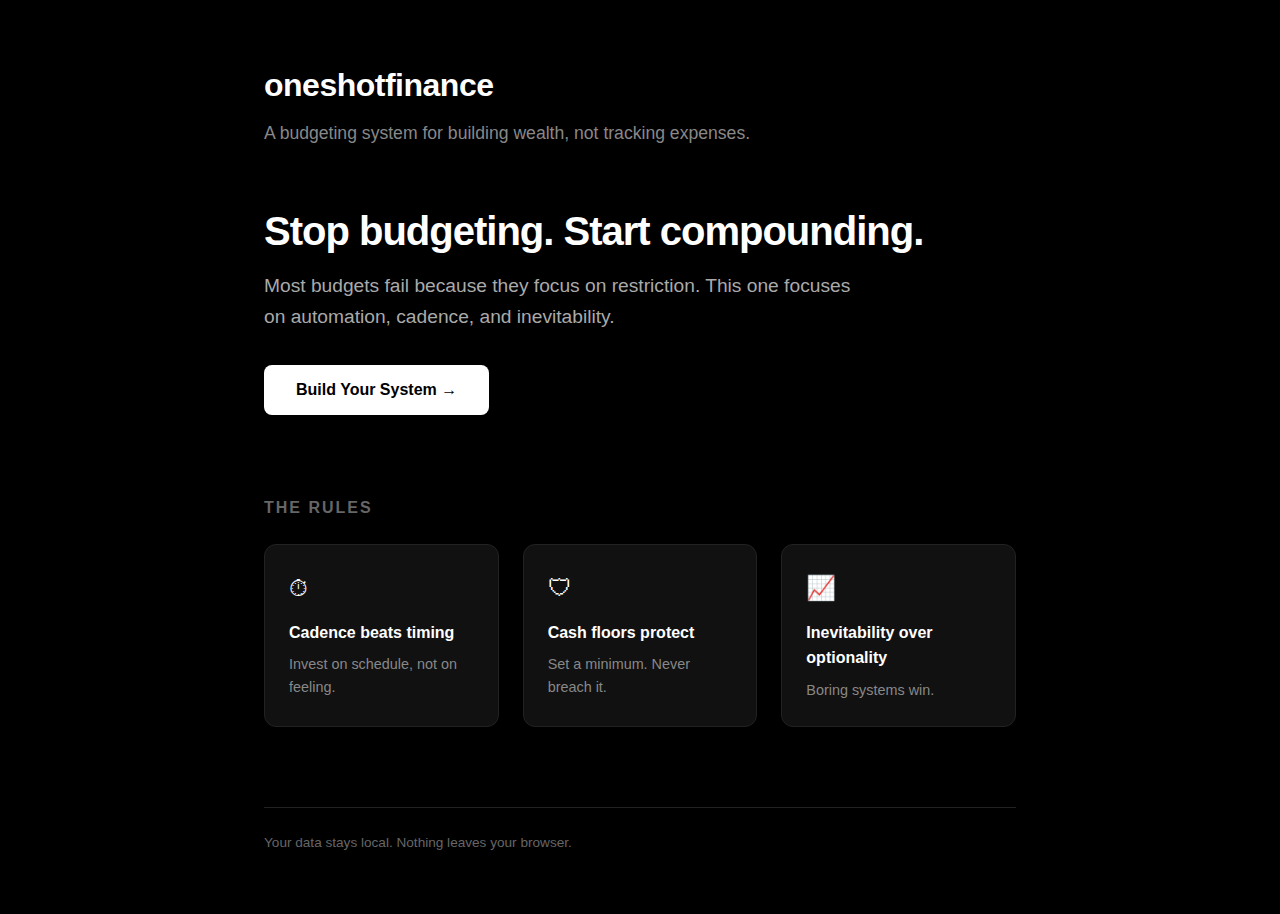
<file: index.html>
<!DOCTYPE html>
<html lang="en">
<head>
  <meta charset="UTF-8">
  <meta name="viewport" content="width=device-width, initial-scale=1.0">
  <title>oneshotfinance — Build Wealth, Not Spreadsheets</title>
  <link rel="stylesheet" href="styles.css">
</head>
<body>
  <div class="container">
    <header>
      <h1>oneshotfinance</h1>
      <p class="tagline">A budgeting system for building wealth, not tracking expenses.</p>
    </header>

    <main id="app">
      <section class="hero">
        <h2>Stop budgeting. Start compounding.</h2>
        <p>Most budgets fail because they focus on restriction. This one focuses on automation, cadence, and inevitability.</p>
        <button id="start-btn" class="btn-primary">Build Your System →</button>
      </section>

      <section class="principles">
        <h3>The Rules</h3>
        <div class="rules-grid">
          <div class="rule">
            <span class="rule-icon">⏱</span>
            <strong>Cadence beats timing</strong>
            <p>Invest on schedule, not on feeling.</p>
          </div>
          <div class="rule">
            <span class="rule-icon">🛡</span>
            <strong>Cash floors protect</strong>
            <p>Set a minimum. Never breach it.</p>
          </div>
          <div class="rule">
            <span class="rule-icon">📈</span>
            <strong>Inevitability over optionality</strong>
            <p>Boring systems win.</p>
          </div>
        </div>
      </section>
    </main>

    <footer>
      <p>Your data stays local. Nothing leaves your browser.</p>
    </footer>
  </div>

  <script src="app.js"></script>
</body>
</html>
</file>
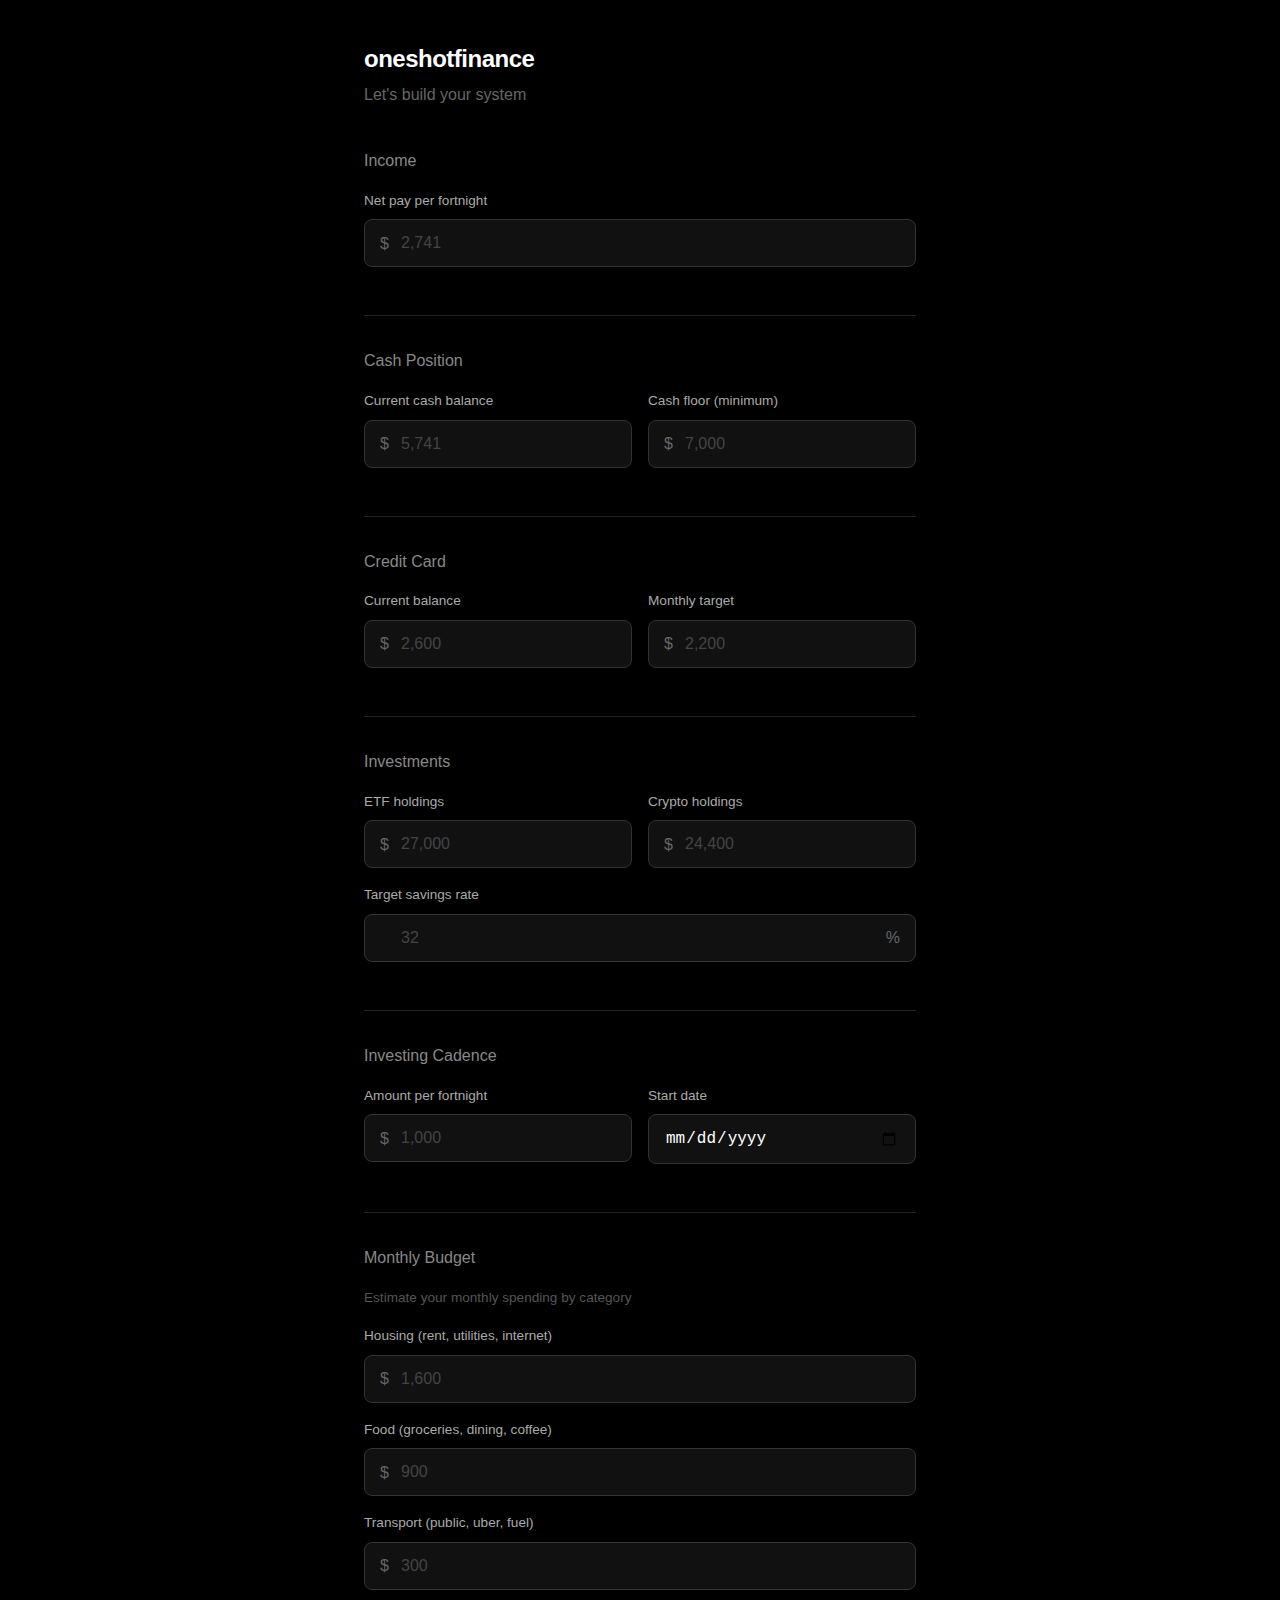
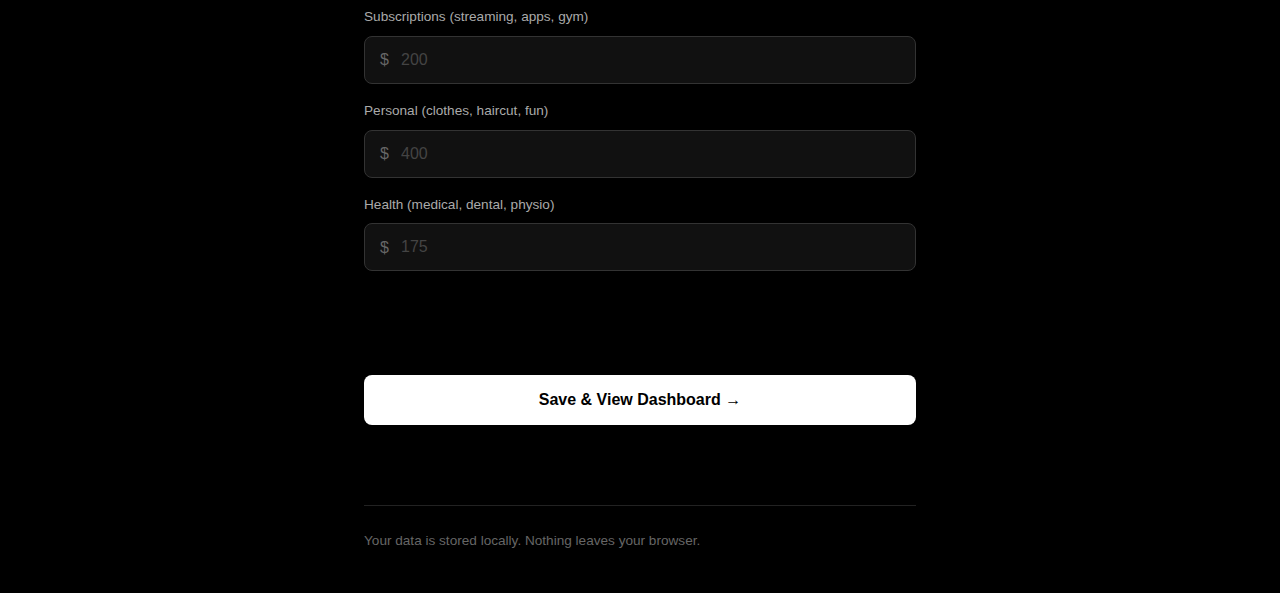
<file: dashboard.html>
<!DOCTYPE html>
<html lang="en">
<head>
  <meta charset="UTF-8">
  <meta name="viewport" content="width=device-width, initial-scale=1.0">
  <title>Dashboard — oneshotfinance</title>
  <link rel="stylesheet" href="styles.css">
</head>
<body>
  <div class="dashboard-container">
    <header class="dash-header">
      <h1>oneshotfinance</h1>
      <p class="dash-subtitle">Your system at a glance</p>
    </header>

    <div class="metrics-grid">
      <div class="metric-card" id="cash-card">
        <span class="metric-label">Cash Balance</span>
        <span class="metric-value" id="cash-value">—</span>
        <span class="metric-sub" id="cash-floor">Floor: —</span>
      </div>
      <div class="metric-card" id="cc-card">
        <span class="metric-label">Credit Card</span>
        <span class="metric-value" id="cc-value">—</span>
        <span class="metric-sub" id="cc-target">Target: —</span>
      </div>
      <div class="metric-card">
        <span class="metric-label">Net Pay</span>
        <span class="metric-value" id="salary-value">—</span>
        <span class="metric-sub">per fortnight</span>
      </div>
      <div class="metric-card highlight">
        <span class="metric-label">Savings Rate</span>
        <span class="metric-value" id="savings-value">—</span>
        <span class="metric-sub">target</span>
      </div>
    </div>

    <div class="assets-section">
      <h2>Investments</h2>
      <div class="assets-grid">
        <div class="asset-card">
          <span class="asset-name">ETFs</span>
          <span class="asset-value" id="etf-value">—</span>
        </div>
        <div class="asset-card">
          <span class="asset-name">Crypto</span>
          <span class="asset-value" id="crypto-value">—</span>
        </div>
        <div class="asset-card">
          <span class="asset-name">Invest per fortnight</span>
          <span class="asset-value" id="invest-amount">—</span>
        </div>
        <div class="asset-card total">
          <span class="asset-name">Total Invested</span>
          <span class="asset-value" id="total-invested">—</span>
        </div>
      </div>
    </div>

    <div class="rules-section">
      <h2>System Status</h2>
      <div class="rules-status">
        <div class="rule-item" id="rule-cash">
          <span class="status-dot"></span>
          <span>Cash floor: <span id="rule-cash-val">—</span></span>
        </div>
        <div class="rule-item" id="rule-cc">
          <span class="status-dot"></span>
          <span>Credit card: <span id="rule-cc-val">—</span></span>
        </div>
        <div class="rule-item" id="rule-savings">
          <span class="status-dot"></span>
          <span>Savings rate: <span id="rule-savings-val">—</span></span>
        </div>
        <div class="rule-item" id="rule-invest">
          <span class="status-dot"></span>
          <span>Investing: <span id="rule-invest-val">—</span></span>
        </div>
      </div>
    </div>

    <div class="quote-section">
      <p>"I will not risk inevitability for optionality."</p>
    </div>
<div class="budget-section">
      <h2>Monthly Budget</h2>
      <div class="budget-grid">
        <div class="budget-item">
          <span class="budget-label">Housing</span>
          <span class="budget-value" id="budget-housing-val">—</span>
        </div>
        <div class="budget-item">
          <span class="budget-label">Food</span>
          <span class="budget-value" id="budget-food-val">—</span>
        </div>
        <div class="budget-item">
          <span class="budget-label">Transport</span>
          <span class="budget-value" id="budget-transport-val">—</span>
        </div>
        <div class="budget-item">
          <span class="budget-label">Subscriptions</span>
          <span class="budget-value" id="budget-subscriptions-val">—</span>
        </div>
        <div class="budget-item">
          <span class="budget-label">Personal</span>
          <span class="budget-value" id="budget-personal-val">—</span>
        </div>
        <div class="budget-item">
          <span class="budget-label">Health</span>
          <span class="budget-value" id="budget-health-val">—</span>
        </div>
        <div class="budget-item total">
          <span class="budget-label">Total Monthly</span>
          <span class="budget-value" id="budget-total-val">—</span>
        </div>
      </div>
    </div>
    <div class="actions-section">
      <button class="btn-secondary" onclick="window.location.href='setup.html'">Edit Settings</button>
      <button class="btn-danger" onclick="clearData()">Reset All Data</button>
    </div>

    <footer>
      <p>Data stored locally in your browser. Nothing leaves your device.</p>
    </footer>
  </div>

  <script src="app.js"></script>
</body>
</html>
</file>
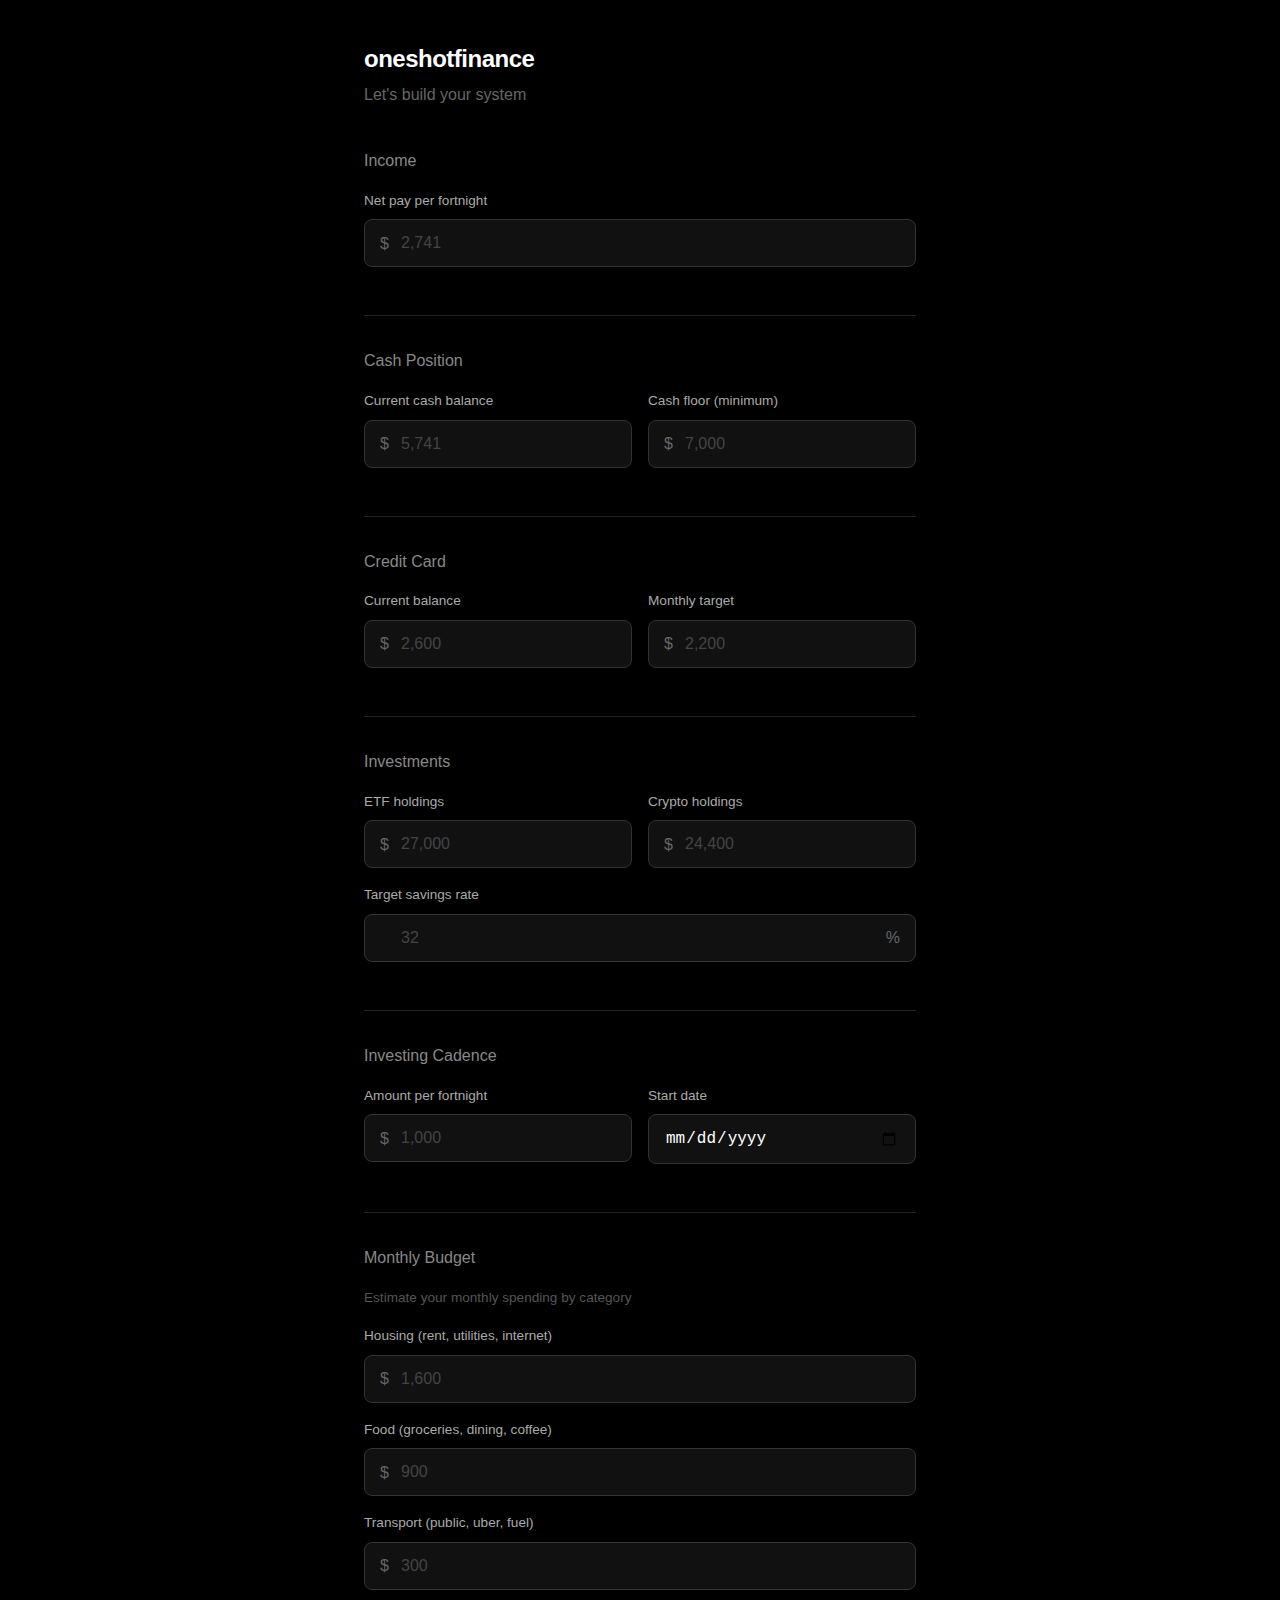
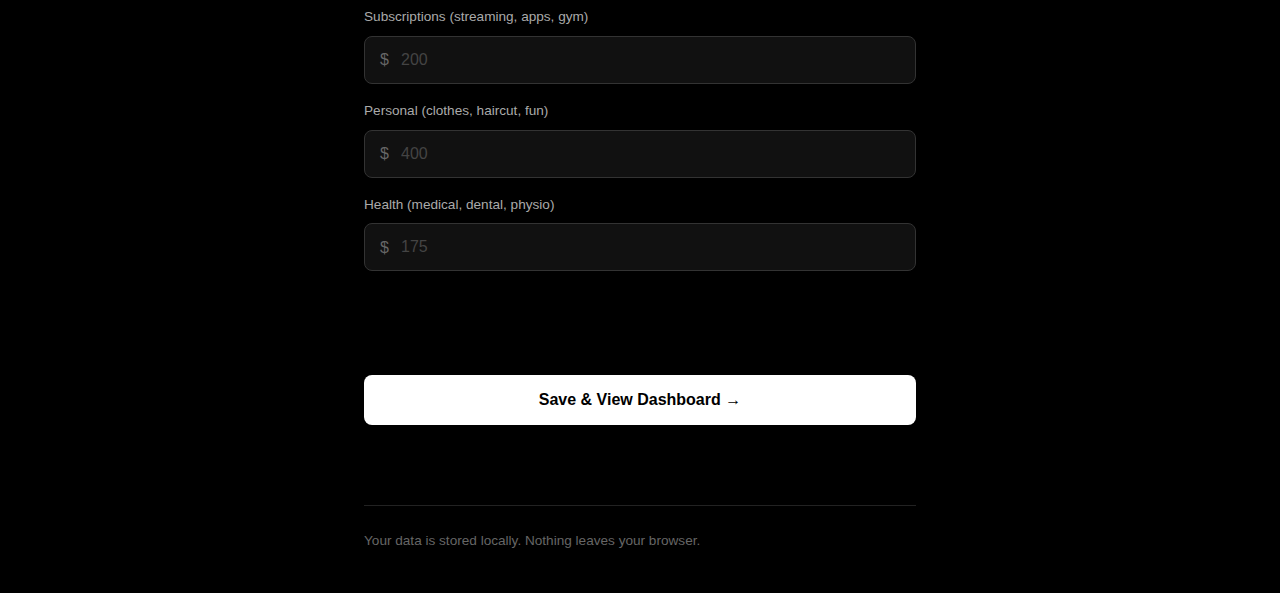
<file: setup.html>
<!DOCTYPE html>
<html lang="en">
<head>
  <meta charset="UTF-8">
  <meta name="viewport" content="width=device-width, initial-scale=1.0">
  <title>Setup — oneshotfinance</title>
  <link rel="stylesheet" href="styles.css">
</head>
<body>
  <div class="setup-container">
    <header class="setup-header">
      <h1>oneshotfinance</h1>
      <p>Let's build your system</p>
    </header>

    <form id="setup-form">
      <div class="form-section">
        <h2>Income</h2>
        <div class="form-group">
          <label for="salary">Net pay per fortnight</label>
          <div class="input-wrapper">
            <span class="input-prefix">$</span>
            <input type="number" id="salary" placeholder="2,741" required>
          </div>
        </div>
      </div>

      <div class="form-section">
        <h2>Cash Position</h2>
        <div class="form-row">
          <div class="form-group">
            <label for="cash">Current cash balance</label>
            <div class="input-wrapper">
              <span class="input-prefix">$</span>
              <input type="number" id="cash" placeholder="5,741" required>
            </div>
          </div>
          <div class="form-group">
            <label for="floor">Cash floor (minimum)</label>
            <div class="input-wrapper">
              <span class="input-prefix">$</span>
              <input type="number" id="floor" placeholder="7,000" required>
            </div>
          </div>
        </div>
      </div>

      <div class="form-section">
        <h2>Credit Card</h2>
        <div class="form-row">
          <div class="form-group">
            <label for="cc-balance">Current balance</label>
            <div class="input-wrapper">
              <span class="input-prefix">$</span>
              <input type="number" id="cc-balance" placeholder="2,600">
            </div>
          </div>
          <div class="form-group">
            <label for="cc-target">Monthly target</label>
            <div class="input-wrapper">
              <span class="input-prefix">$</span>
              <input type="number" id="cc-target" placeholder="2,200">
            </div>
          </div>
        </div>
      </div>

      <div class="form-section">
        <h2>Investments</h2>
        <div class="form-row">
          <div class="form-group">
            <label for="etf-value">ETF holdings</label>
            <div class="input-wrapper">
              <span class="input-prefix">$</span>
              <input type="number" id="etf-value" placeholder="27,000">
            </div>
          </div>
          <div class="form-group">
            <label for="crypto-value">Crypto holdings</label>
            <div class="input-wrapper">
              <span class="input-prefix">$</span>
              <input type="number" id="crypto-value" placeholder="24,400">
            </div>
          </div>
        </div>
        <div class="form-group">
          <label for="savings-rate">Target savings rate</label>
          <div class="input-wrapper">
            <input type="number" id="savings-rate" placeholder="32" min="0" max="100">
            <span class="input-suffix">%</span>
          </div>
        </div>
      </div>

      <div class="form-section">
        <h2>Investing Cadence</h2>
        <div class="form-row">
          <div class="form-group">
            <label for="invest-amount">Amount per fortnight</label>
            <div class="input-wrapper">
              <span class="input-prefix">$</span>
              <input type="number" id="invest-amount" placeholder="1,000">
            </div>
          </div>
          <div class="form-group">
            <label for="invest-start">Start date</label>
            <input type="date" id="invest-start">
          </div>
        </div>
      </div>
<div class="form-section">
        <h2>Monthly Budget</h2>
        <p class="form-hint">Estimate your monthly spending by category</p>
        
        <div class="form-group">
          <label for="budget-housing">Housing (rent, utilities, internet)</label>
          <div class="input-wrapper">
            <span class="input-prefix">$</span>
            <input type="number" id="budget-housing" placeholder="1,600">
          </div>
        </div>
        
        <div class="form-group">
          <label for="budget-food">Food (groceries, dining, coffee)</label>
          <div class="input-wrapper">
            <span class="input-prefix">$</span>
            <input type="number" id="budget-food" placeholder="900">
          </div>
        </div>
        
        <div class="form-group">
          <label for="budget-transport">Transport (public, uber, fuel)</label>
          <div class="input-wrapper">
            <span class="input-prefix">$</span>
            <input type="number" id="budget-transport" placeholder="300">
          </div>
        </div>
        
        <div class="form-group">
          <label for="budget-subscriptions">Subscriptions (streaming, apps, gym)</label>
          <div class="input-wrapper">
            <span class="input-prefix">$</span>
            <input type="number" id="budget-subscriptions" placeholder="200">
          </div>
        </div>
        
        <div class="form-group">
          <label for="budget-personal">Personal (clothes, haircut, fun)</label>
          <div class="input-wrapper">
            <span class="input-prefix">$</span>
            <input type="number" id="budget-personal" placeholder="400">
          </div>
        </div>
        
        <div class="form-group">
          <label for="budget-health">Health (medical, dental, physio)</label>
          <div class="input-wrapper">
            <span class="input-prefix">$</span>
            <input type="number" id="budget-health" placeholder="175">
          </div>
        </div>
      </div>
      <button type="submit" class="btn-primary">Save & View Dashboard →</button>
    </form>

    <footer>
      <p>Your data is stored locally. Nothing leaves your browser.</p>
    </footer>
  </div>

  <script src="app.js"></script>
</body>
</html>
</file>
<file: styles.css>
* {
  margin: 0;
  padding: 0;
  box-sizing: border-box;
}

body {
  font-family: -apple-system, BlinkMacSystemFont, 'Segoe UI', Roboto, Oxygen, Ubuntu, sans-serif;
  background: #000;
  color: #fff;
  min-height: 100vh;
  line-height: 1.6;
}

.container {
  max-width: 800px;
  margin: 0 auto;
  padding: 60px 24px;
}

header {
  margin-bottom: 60px;
}

header h1 {
  font-size: 2rem;
  font-weight: 700;
  letter-spacing: -0.5px;
  margin-bottom: 8px;
}

.tagline {
  color: #888;
  font-size: 1.1rem;
}

.hero {
  margin-bottom: 80px;
}

.hero h2 {
  font-size: 2.5rem;
  font-weight: 700;
  letter-spacing: -1px;
  margin-bottom: 16px;
  line-height: 1.2;
}

.hero p {
  color: #aaa;
  font-size: 1.2rem;
  margin-bottom: 32px;
  max-width: 600px;
}

.btn-primary {
  background: #fff;
  color: #000;
  border: none;
  padding: 16px 32px;
  font-size: 1rem;
  font-weight: 600;
  border-radius: 8px;
  cursor: pointer;
  transition: all 0.2s ease;
}

.btn-primary:hover {
  background: #e0e0e0;
  transform: translateY(-2px);
}

.principles h3 {
  font-size: 1rem;
  color: #666;
  text-transform: uppercase;
  letter-spacing: 2px;
  margin-bottom: 24px;
}

.rules-grid {
  display: grid;
  grid-template-columns: repeat(auto-fit, minmax(200px, 1fr));
  gap: 24px;
}

.rule {
  background: #111;
  border: 1px solid #222;
  border-radius: 12px;
  padding: 24px;
}

.rule-icon {
  font-size: 1.5rem;
  display: block;
  margin-bottom: 12px;
}

.rule strong {
  display: block;
  font-size: 1rem;
  margin-bottom: 8px;
}

.rule p {
  color: #888;
  font-size: 0.9rem;
}

footer {
  margin-top: 80px;
  padding-top: 24px;
  border-top: 1px solid #222;
}

footer p {
  color: #666;
  font-size: 0.85rem;
}
/* Dashboard Styles */
.dashboard-container {
  max-width: 1000px;
  margin: 0 auto;
  padding: 40px 24px;
}

.dash-header {
  margin-bottom: 40px;
}

.dash-header h1 {
  font-size: 1.5rem;
  margin-bottom: 4px;
}

.dash-subtitle {
  color: #666;
  font-size: 0.9rem;
}

.metrics-grid {
  display: grid;
  grid-template-columns: repeat(4, 1fr);
  gap: 16px;
  margin-bottom: 40px;
}

.metric-card {
  background: #111;
  border: 1px solid #222;
  border-radius: 12px;
  padding: 20px;
  display: flex;
  flex-direction: column;
}

.metric-card.highlight {
  border-color: #6b46c1;
  background: rgba(107, 70, 193, 0.1);
}

.metric-label {
  color: #666;
  font-size: 0.75rem;
  text-transform: uppercase;
  letter-spacing: 0.5px;
  margin-bottom: 8px;
}

.metric-value {
  font-size: 1.5rem;
  font-weight: 700;
  margin-bottom: 4px;
}

.metric-sub {
  color: #555;
  font-size: 0.8rem;
}

.assets-section, .rules-section {
  margin-bottom: 40px;
}

.assets-section h2, .rules-section h2 {
  font-size: 0.85rem;
  color: #666;
  text-transform: uppercase;
  letter-spacing: 1px;
  margin-bottom: 16px;
}

.assets-grid {
  display: grid;
  grid-template-columns: repeat(4, 1fr);
  gap: 16px;
}

.asset-card {
  background: #111;
  border: 1px solid #222;
  border-radius: 12px;
  padding: 20px;
  display: flex;
  flex-direction: column;
}

.asset-card.total {
  border-color: #10b981;
  background: rgba(16, 185, 129, 0.1);
}

.asset-name {
  color: #666;
  font-size: 0.75rem;
  text-transform: uppercase;
  margin-bottom: 8px;
}

.asset-value {
  font-size: 1.25rem;
  font-weight: 700;
}

.asset-sub {
  color: #555;
  font-size: 0.8rem;
  margin-top: 4px;
}

.rules-status {
  display: grid;
  grid-template-columns: repeat(3, 1fr);
  gap: 12px;
}

.rule-item {
  display: flex;
  align-items: center;
  gap: 8px;
  font-size: 0.85rem;
  color: #888;
}

.status-dot {
  width: 8px;
  height: 8px;
  border-radius: 50%;
}

.rule-item.ok .status-dot {.rule-item.ok .status-dot {
  background: #10b981;
}

.rule-item.warn .status-dot {
  background: #f59e0b;
}

.rule-item.pending .status-dot {
  background: #6b46c1;
  animation: pulse 2s infinite;
}

@keyframes pulse {
  0%, 100% { opacity: 1; }
  50% { opacity: 0.5; }
}

.quote-section {
  background: rgba(234, 179, 8, 0.1);
  border: 1px solid rgba(234, 179, 8, 0.3);
  border-radius: 12px;
  padding: 24px;
  margin-bottom: 40px;
}

.quote-section p {
  color: #eab308;
  font-style: italic;
  font-size: 1rem;
}

@media (max-width: 768px) {
  .metrics-grid, .assets-grid {
    grid-template-columns: repeat(2, 1fr);
  }
  .rules-status {
    grid-template-columns: repeat(2, 1fr);
  }
}

@media (max-width: 480px) {
  .metrics-grid, .assets-grid, .rules-status {
    grid-template-columns: 1fr;}
}
  }
  /* Setup Form Styles */
.setup-container {
  max-width: 600px;
  margin: 0 auto;
  padding: 40px 24px;
}

.setup-header {
  margin-bottom: 40px;
}

.setup-header h1 {
  font-size: 1.5rem;
  margin-bottom: 4px;
}

.setup-header p {
  color: #666;
}

.form-section {
  margin-bottom: 32px;
  padding-bottom: 32px;
  border-bottom: 1px solid #222;
}

.form-section:last-of-type {
  border-bottom: none;
}

.form-section h2 {
  font-size: 1rem;
  color: #888;
  margin-bottom: 16px;
  font-weight: 500;
}

.form-group {
  margin-bottom: 16px;
}

.form-group label {
  display: block;
  font-size: 0.85rem;
  color: #aaa;
  margin-bottom: 8px;
}

.form-row {
  display: grid;
  grid-template-columns: 1fr 1fr;
  gap: 16px;
}

.input-wrapper {
  position: relative;
  display: flex;
  align-items: center;
}

.input-prefix {
  position: absolute;
  left: 16px;
  color: #666;
  font-size: 1rem;
}

.input-suffix {
  position: absolute;
  right: 16px;
  color: #666;
  font-size: 1rem;
}

input[type="number"],
input[type="date"] {
  width: 100%;
  background: #111;
  border: 1px solid #333;
  border-radius: 8px;
  padding: 14px 16px;
  padding-left: 36px;
  font-size: 1rem;
  color: #fff;
  transition: border-color 0.2s;
}

input[type="date"] {
  padding-left: 16px;
}

input[type="number"]:focus,
input[type="date"]:focus {
  outline: none;
  border-color: #666;
}

input::placeholder {
  color: #444;
}

#setup-form .btn-primary {
  width: 100%;
  margin-top: 24px;
}

@media (max-width: 480px) {
  .form-row {
    grid-template-columns: 1fr;
  }
}
/* Action Buttons */
.actions-section {
  display: flex;
  gap: 12px;
  margin-bottom: 40px;
}

.btn-secondary {
  background: #222;
  color: #fff;
  border: 1px solid #444;
  padding: 12px 24px;
  font-size: 0.9rem;
  font-weight: 500;
  border-radius: 8px;
  cursor: pointer;
  transition: all 0.2s;
}

.btn-secondary:hover {
  background: #333;
  border-color: #555;
}

.btn-danger {
  background: transparent;
  color: #ef4444;
  border: 1px solid #ef4444;
  padding: 12px 24px;
  font-size: 0.9rem;
  font-weight: 500;
  border-radius: 8px;
  cursor: pointer;
  transition: all 0.2s;
}

.btn-danger:hover {
  background: rgba(239, 68, 68, 0.1);
}

/* Status colors for cards */
.metric-card.status-warn {
  border-color: #f59e0b;
  background: rgba(245, 158, 11, 0.1);
}

.metric-card.status-danger {
  border-color: #ef4444;
  background: rgba(239, 68, 68, 0.1);
}
/* Budget Section */
.budget-section {
  margin-bottom: 40px;
}

.budget-section h2 {
  font-size: 0.85rem;
  color: #666;
  text-transform: uppercase;
  letter-spacing: 1px;
  margin-bottom: 16px;
}

.budget-grid {
  display: grid;
  grid-template-columns: repeat(4, 1fr);
  gap: 12px;
}

.budget-item {
  background: #111;
  border: 1px solid #222;
  border-radius: 8px;
  padding: 16px;
  display: flex;
  flex-direction: column;
}

.budget-item.total {
  border-color: #f59e0b;
  background: rgba(245, 158, 11, 0.1);
}

.budget-label {
  color: #666;
  font-size: 0.75rem;
  text-transform: uppercase;
  margin-bottom: 4px;
}

.budget-value {
  font-size: 1.1rem;
  font-weight: 600;
}

.form-hint {
  color: #555;
  font-size: 0.85rem;
  margin-bottom: 16px;
}

@media (max-width: 768px) {
  .budget-grid {
    grid-template-columns: repeat(2, 1fr);
  }
}

@media (max-width: 480px) {
  .budget-grid {
    grid-template-columns: 1fr;
  }
}
</file>
